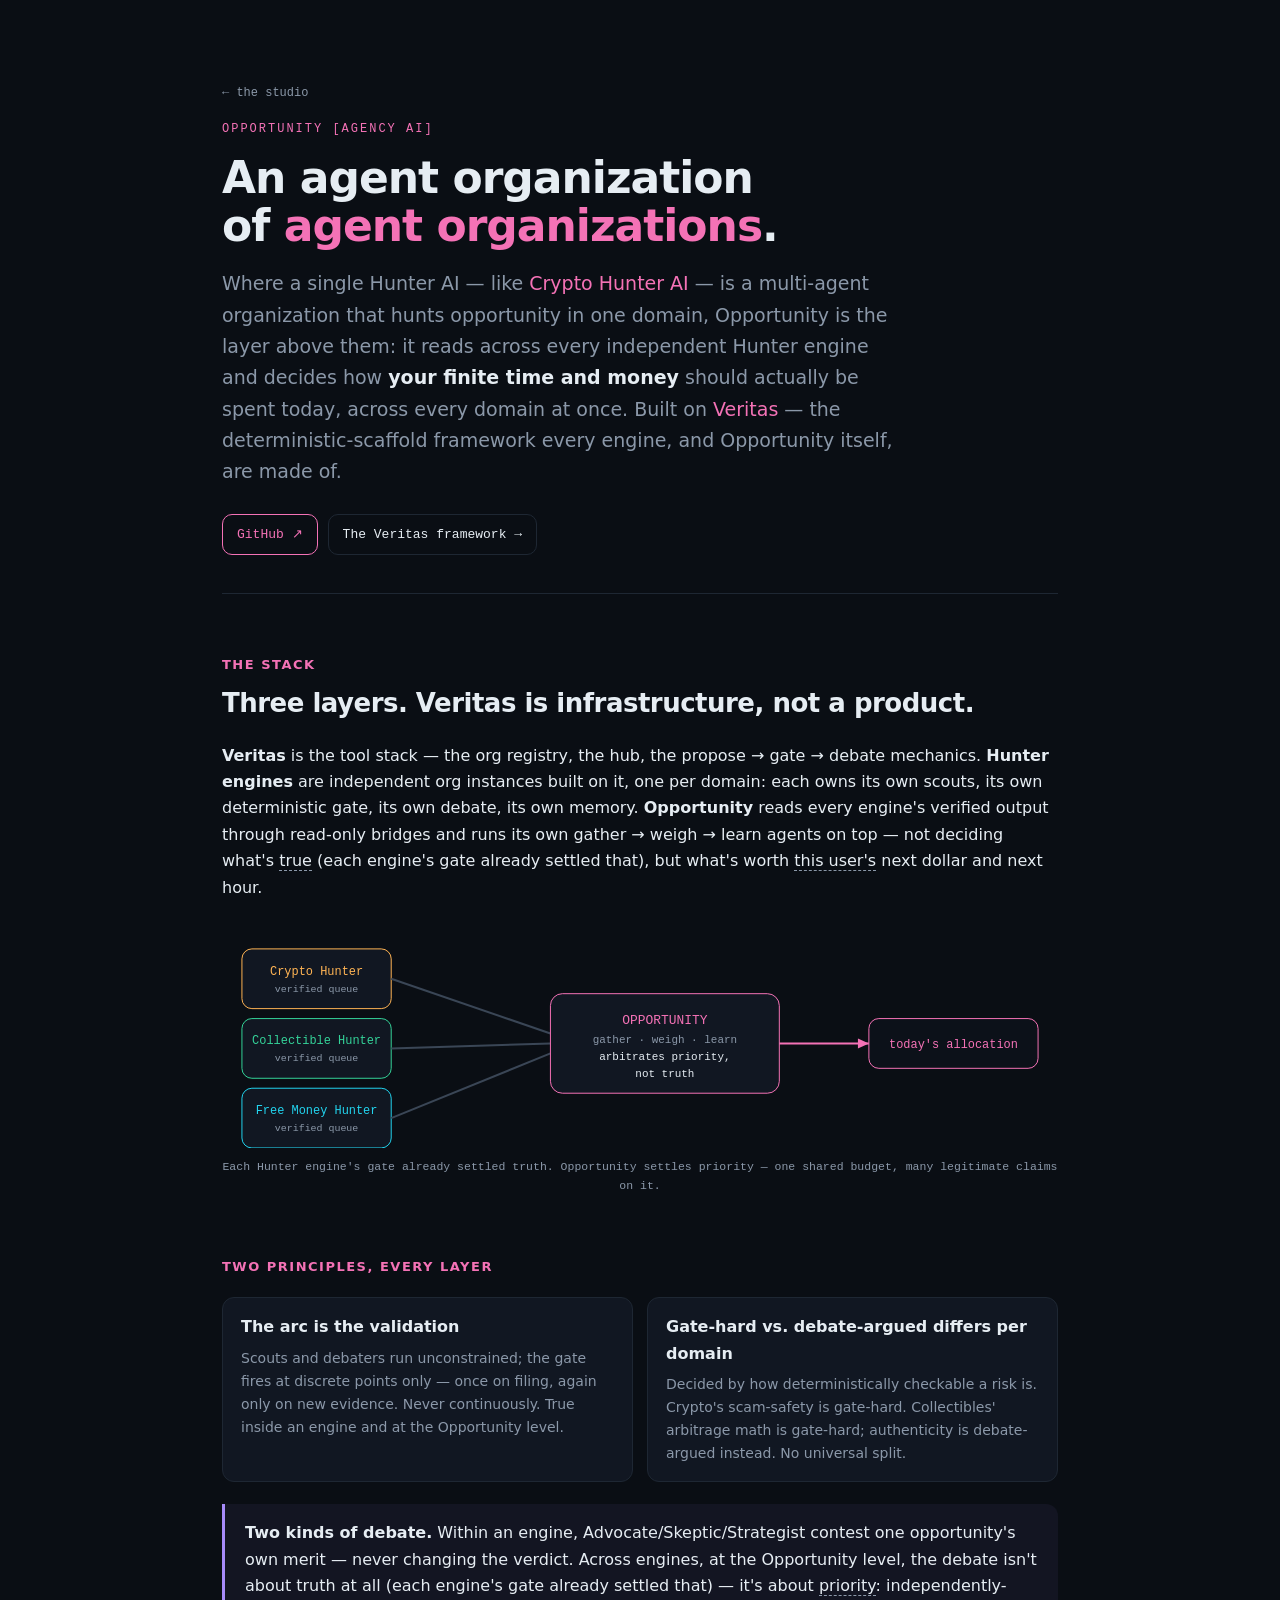
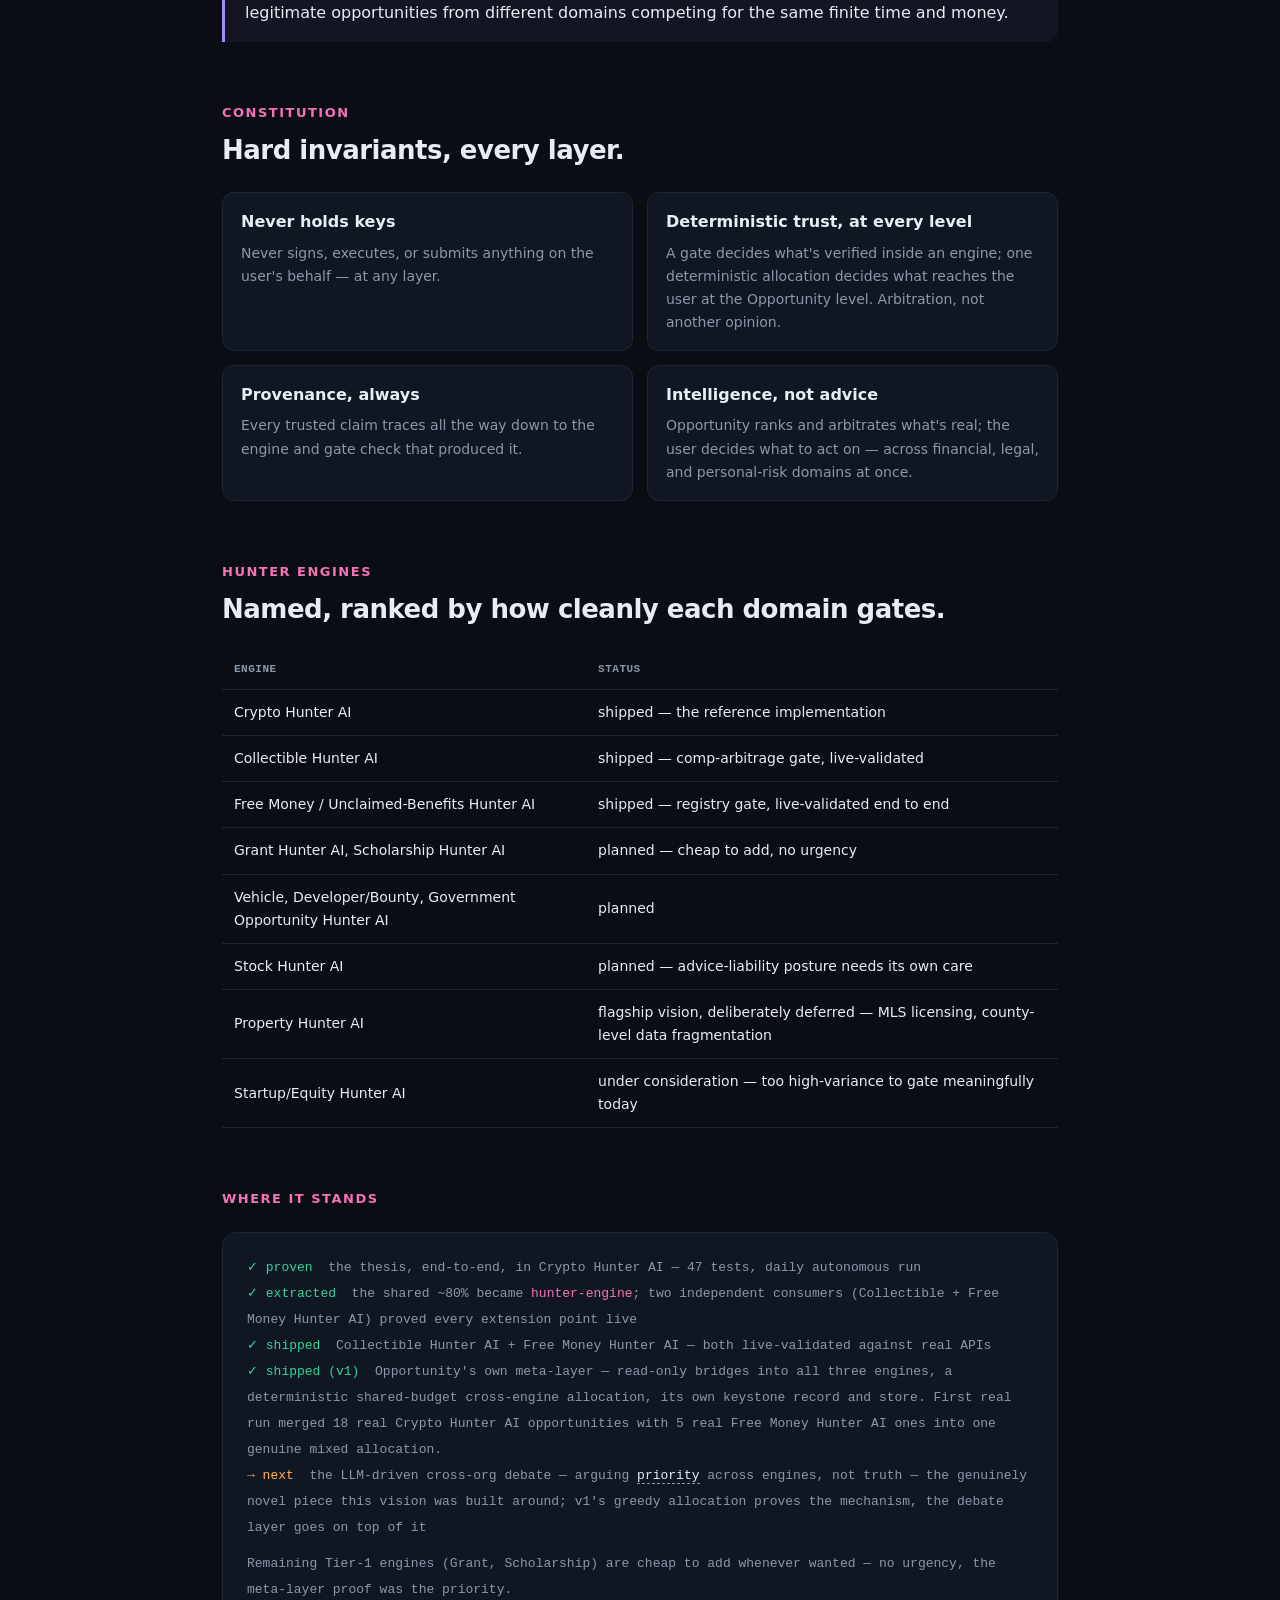
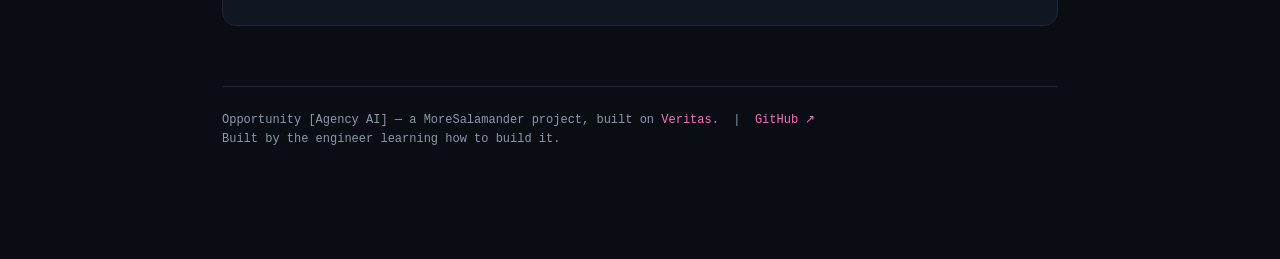
<file: docs/index.html>
<!DOCTYPE html>
<html lang="en">
<head>
<meta charset="utf-8" />
<meta name="viewport" content="width=device-width, initial-scale=1" />
<title>Opportunity [Agency AI] — an agent organization of agent organizations</title>
<meta name="description" content="Independent 'Hunter AI' engines each hunt opportunity in one domain. Opportunity reads across all of them and decides how your finite time and money should actually be spent today." />
<style>
  :root {
    --bg: #0a0e14; --panel: #111722; --line: #1e2733; --ink: #e6edf3;
    --dim: #8b98a9; --acc: #f472b6; --green: #34d399; --red: #f87171; --violet: #a78bfa; --amber: #ffb454;
    --mono: ui-monospace, SFMono-Regular, Menlo, monospace;
    --sans: system-ui, -apple-system, Segoe UI, Roboto, sans-serif;
  }
  * { box-sizing: border-box; }
  body { margin: 0; background: var(--bg); color: var(--ink); font-family: var(--sans);
         line-height: 1.65; -webkit-font-smoothing: antialiased; }
  a { color: var(--acc); text-decoration: none; }
  a:hover { text-decoration: underline; }
  .wrap { max-width: 880px; margin: 0 auto; padding: 0 22px 110px; }

  header { padding: 78px 0 38px; border-bottom: 1px solid var(--line); }
  .kicker { font-family: var(--mono); font-size: 12px; letter-spacing: 2px; text-transform: uppercase;
            color: var(--acc); margin-bottom: 14px; }
  h1 { font-size: 44px; line-height: 1.1; margin: 0 0 18px; letter-spacing: -1px; }
  h1 b { color: var(--acc); font-weight: 800; }
  .lede { font-size: 19px; color: var(--dim); max-width: 680px; }
  .lede strong { color: var(--ink); font-weight: 600; }
  .links { margin-top: 26px; display: flex; flex-wrap: wrap; gap: 10px; }
  .links a { font-family: var(--mono); font-size: 13px; border: 1px solid var(--line);
             border-radius: 10px; padding: 9px 14px; color: var(--ink); }
  .links a:hover { border-color: var(--acc); text-decoration: none; }
  .links a.primary { border-color: var(--acc); color: var(--acc); }

  h2 { font-size: 13px; letter-spacing: 1.5px; text-transform: uppercase; color: var(--acc); margin: 60px 0 6px; }
  .h2sub { font-size: 26px; font-weight: 700; margin: 0 0 18px; letter-spacing: -.5px; }
  p { margin: 0 0 16px; }
  .muted { color: var(--dim); }
  em { color: var(--ink); font-style: normal; border-bottom: 1px dashed var(--dim); }

  .callout { border-left: 3px solid var(--violet); background: rgba(167,139,250,.06);
             border-radius: 0 12px 12px 0; padding: 16px 20px; margin: 22px 0; font-size: 16px; }
  .callout strong { color: var(--ink); }

  figure { margin: 28px 0; }
  figure svg { width: 100%; height: auto; display: block; }
  figcaption { font-family: var(--mono); font-size: 11.5px; color: var(--dim); margin-top: 10px; text-align: center; }

  table { width: 100%; border-collapse: collapse; margin: 18px 0; font-size: 14px; }
  th, td { text-align: left; padding: 11px 12px; border-bottom: 1px solid var(--line); }
  th { font-family: var(--mono); font-size: 11px; letter-spacing: .5px; text-transform: uppercase; color: var(--dim); }
  td .k { font-family: var(--mono); color: var(--acc); }
  td .status-live { color: var(--green); } td .status-build { color: var(--amber); } td .status-plan { color: var(--dim); }

  .grid { display: grid; grid-template-columns: 1fr 1fr; gap: 14px; margin: 20px 0; }
  .grid3 { display: grid; grid-template-columns: 1fr 1fr 1fr; gap: 14px; margin: 20px 0; }
  @media (max-width: 640px) { .grid, .grid3 { grid-template-columns: 1fr; } h1 { font-size: 32px; } }
  .tier { border: 1px solid var(--line); border-radius: 12px; padding: 16px 18px; background: var(--panel); }
  .tier h4 { margin: 0 0 6px; font-size: 16px; }
  .tier p { font-size: 14px; color: var(--dim); margin: 0; }

  .panel { background: var(--panel); border: 1px solid var(--line); border-radius: 14px; padding: 22px 24px; margin: 22px 0; }
  .stat { font-family: var(--mono); font-size: 13px; color: var(--dim); line-height: 2; }
  .stat b { color: var(--ink); }
  .stat .done { color: var(--green); } .stat .next { color: var(--amber); }
  footer { margin-top: 60px; padding-top: 24px; border-top: 1px solid var(--line);
           font-family: var(--mono); font-size: 12px; color: var(--dim); }
</style>
</head>
<body>
<div class="wrap">

<header>
  <a href="https://moresalamander.github.io" style="font-family:var(--mono);font-size:12px;color:var(--dim);text-decoration:none;display:inline-block;margin-bottom:16px">&larr; the studio</a>
  <div class="kicker">Opportunity [Agency AI]</div>
  <h1>An agent organization<br>of <b>agent organizations</b>.</h1>
  <p class="lede">Where a single Hunter AI — like <a href="https://moresalamander.github.io/crypto-hunter/">Crypto Hunter AI</a> —
  is a multi-agent organization that hunts opportunity in one domain, Opportunity is the layer above them:
  it reads across every independent Hunter engine and decides how <strong>your finite time and money</strong>
  should actually be spent today, across every domain at once. Built on
  <a href="https://moresalamander.github.io/veritas/">Veritas</a> — the deterministic-scaffold framework
  every engine, and Opportunity itself, are made of.</p>
  <div class="links">
    <a class="primary" href="https://github.com/MoreSalamander/opportunity-agency-ai">GitHub ↗</a>
    <a href="https://moresalamander.github.io/veritas/">The Veritas framework →</a>
  </div>
</header>

<h2>The stack</h2>
<div class="h2sub">Three layers. Veritas is infrastructure, not a product.</div>
<p><strong>Veritas</strong> is the tool stack — the org registry, the hub, the propose → gate → debate
mechanics. <strong>Hunter engines</strong> are independent org instances built on it, one per domain:
each owns its own scouts, its own deterministic gate, its own debate, its own memory.
<strong>Opportunity</strong> reads every engine's verified output through read-only bridges and runs its
own gather → weigh → learn agents on top — not deciding what's <em>true</em> (each engine's gate already
settled that), but what's worth <em>this user's</em> next dollar and next hour.</p>

<figure>
<svg viewBox="0 0 840 220" xmlns="http://www.w3.org/2000/svg" font-family="ui-monospace, Menlo, monospace">
  <rect x="20" y="20" width="150" height="60" rx="10" fill="#111722" stroke="#ffb454"/>
  <text x="95" y="46" fill="#ffb454" font-size="12" text-anchor="middle">Crypto Hunter</text>
  <text x="95" y="63" fill="#8b98a9" font-size="10" text-anchor="middle">verified queue</text>
  <rect x="20" y="90" width="150" height="60" rx="10" fill="#111722" stroke="#34d399"/>
  <text x="95" y="116" fill="#34d399" font-size="12" text-anchor="middle">Collectible Hunter</text>
  <text x="95" y="133" fill="#8b98a9" font-size="10" text-anchor="middle">verified queue</text>
  <rect x="20" y="160" width="150" height="60" rx="10" fill="#111722" stroke="#22d3ee"/>
  <text x="95" y="186" fill="#22d3ee" font-size="12" text-anchor="middle">Free Money Hunter</text>
  <text x="95" y="203" fill="#8b98a9" font-size="10" text-anchor="middle">verified queue</text>
  <line x1="170" y1="50" x2="330" y2="105" stroke="#3a4656" stroke-width="2"/>
  <line x1="170" y1="120" x2="330" y2="115" stroke="#3a4656" stroke-width="2"/>
  <line x1="170" y1="190" x2="330" y2="125" stroke="#3a4656" stroke-width="2"/>
  <rect x="330" y="65" width="230" height="100" rx="12" fill="#111722" stroke="#f472b6"/>
  <text x="445" y="95" fill="#f472b6" font-size="13" text-anchor="middle">OPPORTUNITY</text>
  <text x="445" y="115" fill="#8b98a9" font-size="11" text-anchor="middle">gather · weigh · learn</text>
  <text x="445" y="132" fill="#e6edf3" font-size="11" text-anchor="middle">arbitrates priority,</text>
  <text x="445" y="149" fill="#e6edf3" font-size="11" text-anchor="middle">not truth</text>
  <line x1="560" y1="115" x2="650" y2="115" stroke="#f472b6" stroke-width="2"/>
  <polygon points="650,115 639,110 639,120" fill="#f472b6"/>
  <rect x="650" y="90" width="170" height="50" rx="10" fill="#0c1119" stroke="#f472b6"/>
  <text x="735" y="120" fill="#f472b6" font-size="12" text-anchor="middle">today's allocation</text>
</svg>
<figcaption>Each Hunter engine's gate already settled truth. Opportunity settles priority — one shared budget, many legitimate claims on it.</figcaption>
</figure>

<h2>Two principles, every layer</h2>
<div class="grid">
  <div class="tier"><h4>The arc is the validation</h4>
    <p>Scouts and debaters run unconstrained; the gate fires at discrete points only — once on filing,
    again only on new evidence. Never continuously. True inside an engine and at the Opportunity level.</p></div>
  <div class="tier"><h4>Gate-hard vs. debate-argued differs per domain</h4>
    <p>Decided by how deterministically checkable a risk is. Crypto's scam-safety is gate-hard.
    Collectibles' arbitrage math is gate-hard; authenticity is debate-argued instead. No universal split.</p></div>
</div>
<div class="callout">
  <strong>Two kinds of debate.</strong> Within an engine, Advocate/Skeptic/Strategist contest one
  opportunity's own merit — never changing the verdict. Across engines, at the Opportunity level, the
  debate isn't about truth at all (each engine's gate already settled that) — it's about
  <em>priority</em>: independently-legitimate opportunities from different domains competing for the
  same finite time and money.
</div>

<h2>Constitution</h2>
<div class="h2sub">Hard invariants, every layer.</div>
<div class="grid">
  <div class="tier"><h4>Never holds keys</h4>
    <p>Never signs, executes, or submits anything on the user's behalf — at any layer.</p></div>
  <div class="tier"><h4>Deterministic trust, at every level</h4>
    <p>A gate decides what's verified inside an engine; one deterministic allocation decides what
    reaches the user at the Opportunity level. Arbitration, not another opinion.</p></div>
  <div class="tier"><h4>Provenance, always</h4>
    <p>Every trusted claim traces all the way down to the engine and gate check that produced it.</p></div>
  <div class="tier"><h4>Intelligence, not advice</h4>
    <p>Opportunity ranks and arbitrates what's real; the user decides what to act on — across financial,
    legal, and personal-risk domains at once.</p></div>
</div>

<h2>Hunter engines</h2>
<div class="h2sub">Named, ranked by how cleanly each domain gates.</div>
<table>
  <tr><th>Engine</th><th>Status</th></tr>
  <tr><td class="k">Crypto Hunter AI</td><td class="status-live">shipped — the reference implementation</td></tr>
  <tr><td class="k">Collectible Hunter AI</td><td class="status-live">shipped — comp-arbitrage gate, live-validated</td></tr>
  <tr><td class="k">Free Money / Unclaimed-Benefits Hunter AI</td><td class="status-live">shipped — registry gate, live-validated end to end</td></tr>
  <tr><td class="k">Grant Hunter AI, Scholarship Hunter AI</td><td class="status-plan">planned — cheap to add, no urgency</td></tr>
  <tr><td class="k">Vehicle, Developer/Bounty, Government Opportunity Hunter AI</td><td class="status-plan">planned</td></tr>
  <tr><td class="k">Stock Hunter AI</td><td class="status-plan">planned — advice-liability posture needs its own care</td></tr>
  <tr><td class="k">Property Hunter AI</td><td class="status-plan">flagship vision, deliberately deferred — MLS licensing, county-level data fragmentation</td></tr>
  <tr><td class="k">Startup/Equity Hunter AI</td><td class="status-plan">under consideration — too high-variance to gate meaningfully today</td></tr>
</table>

<h2>Where it stands</h2>
<div class="panel stat">
  <div><span class="done">✓ proven</span> &nbsp;the thesis, end-to-end, in Crypto Hunter AI — 47 tests, daily autonomous run</div>
  <div><span class="done">✓ extracted</span> &nbsp;the shared ~80% became <a href="https://moresalamander.github.io/hunter-engine/">hunter-engine</a>; two independent consumers (Collectible + Free Money Hunter AI) proved every extension point live</div>
  <div><span class="done">✓ shipped</span> &nbsp;Collectible Hunter AI + Free Money Hunter AI — both live-validated against real APIs</div>
  <div><span class="done">✓ shipped (v1)</span> &nbsp;Opportunity's own meta-layer — read-only bridges into all three engines, a deterministic shared-budget cross-engine allocation, its own keystone record and store. First real run merged 18 real Crypto Hunter AI opportunities with 5 real Free Money Hunter AI ones into one genuine mixed allocation.</div>
  <div><span class="next">→ next</span> &nbsp;the LLM-driven cross-org debate — arguing <em>priority</em> across engines, not truth — the genuinely novel piece this vision was built around; v1's greedy allocation proves the mechanism, the debate layer goes on top of it</div>
  <div class="muted" style="margin-top:10px">Remaining Tier-1 engines (Grant, Scholarship) are cheap to add whenever wanted — no urgency, the meta-layer proof was the priority.</div>
</div>

<footer>
  Opportunity [Agency AI] — a MoreSalamander project, built on
  <a href="https://moresalamander.github.io/veritas/">Veritas</a>. &nbsp;|&nbsp;
  <a href="https://github.com/MoreSalamander/opportunity-agency-ai">GitHub ↗</a>
  <br>Built by the engineer learning how to build it.
</footer>

</div>
</body>
</html>
</file>
